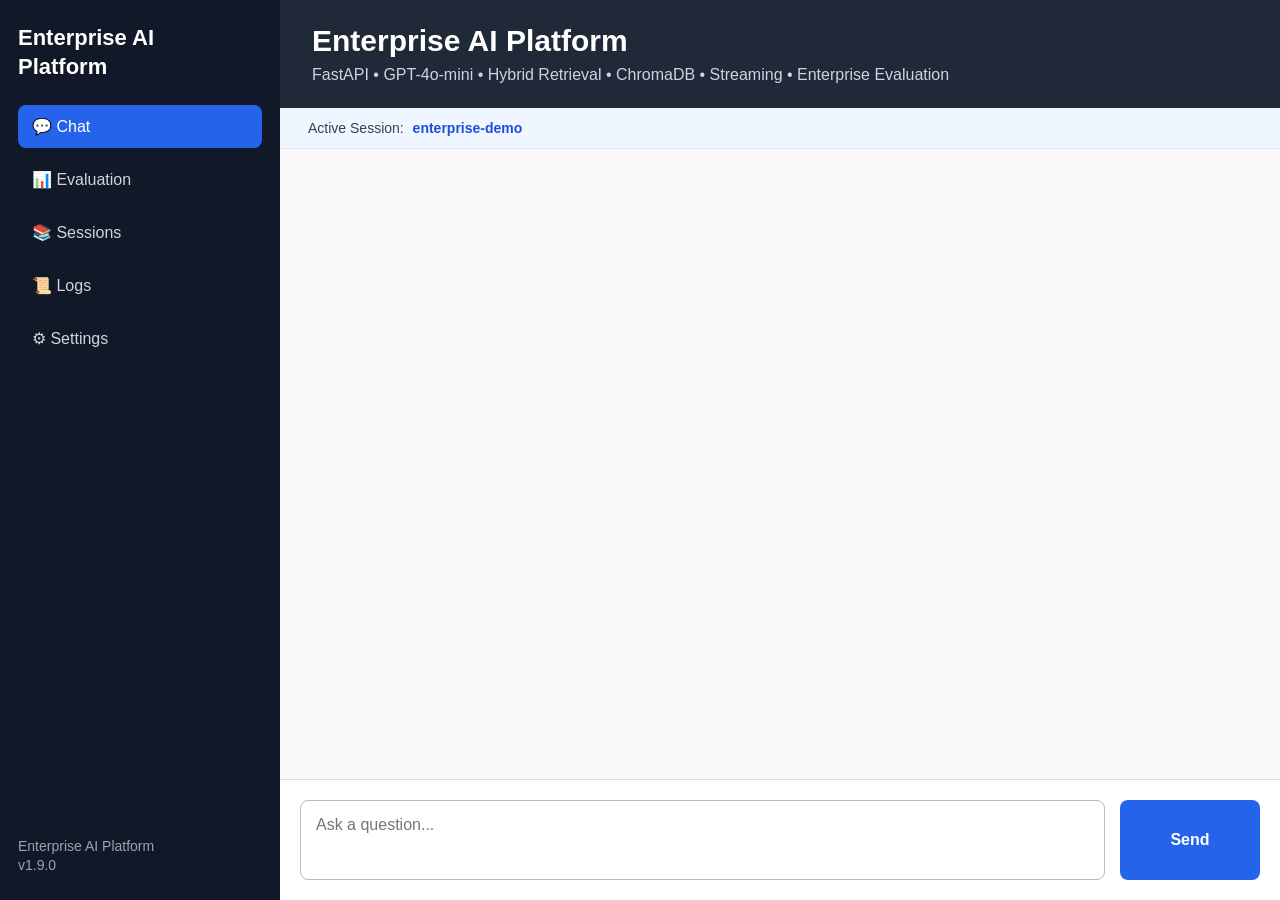
<file: frontend/index.html>
<!DOCTYPE html>
<html lang="en">

<head>
    <meta charset="UTF-8">

    <meta name="viewport"
          content="width=device-width, initial-scale=1.0">

    <title>Enterprise AI Platform</title>

<link rel="stylesheet" href="style.css">
<link rel="stylesheet" href="css/settings.css">

</head>

<body>

    <div class="app-shell">

        <aside class="sidebar">

            <h2>
                Enterprise AI<br>
                Platform
            </h2>

            <nav>
                <button class="nav-item active" data-view="chat">💬 Chat</button>
                <button class="nav-item" data-view="evaluation">📊 Evaluation</button>
                <button class="nav-item" data-view="sessions">📚 Sessions</button>
                <button class="nav-item" data-view="logs">📜 Logs</button>
                <button class="nav-item" data-view="settings">⚙ Settings</button>
            </nav>

            <div class="sidebar-version">
    Enterprise AI Platform<br>
    v1.9.0
</div>

        </aside>

        <div class="main-panel">

            <header>
                <h1>Enterprise AI Platform</h1>

                <p>
                    FastAPI • GPT-4o-mini • Hybrid Retrieval • ChromaDB • Streaming • Enterprise Evaluation
                </p>
            </header>

            <main id="workspace">

                <section id="chat-section">

                    <div id="chat-window"></div>

                    <div class="input-area">

                        <textarea
                            id="question"
                            placeholder="Ask a question..."
                        ></textarea>

                        <button id="send-button">
                            Send
                        </button>

                    </div>

                </section>

            </main>

        </div>

    </div>

    <script type="module" src="js/app.js"></script>

</body>

</html>
</file>
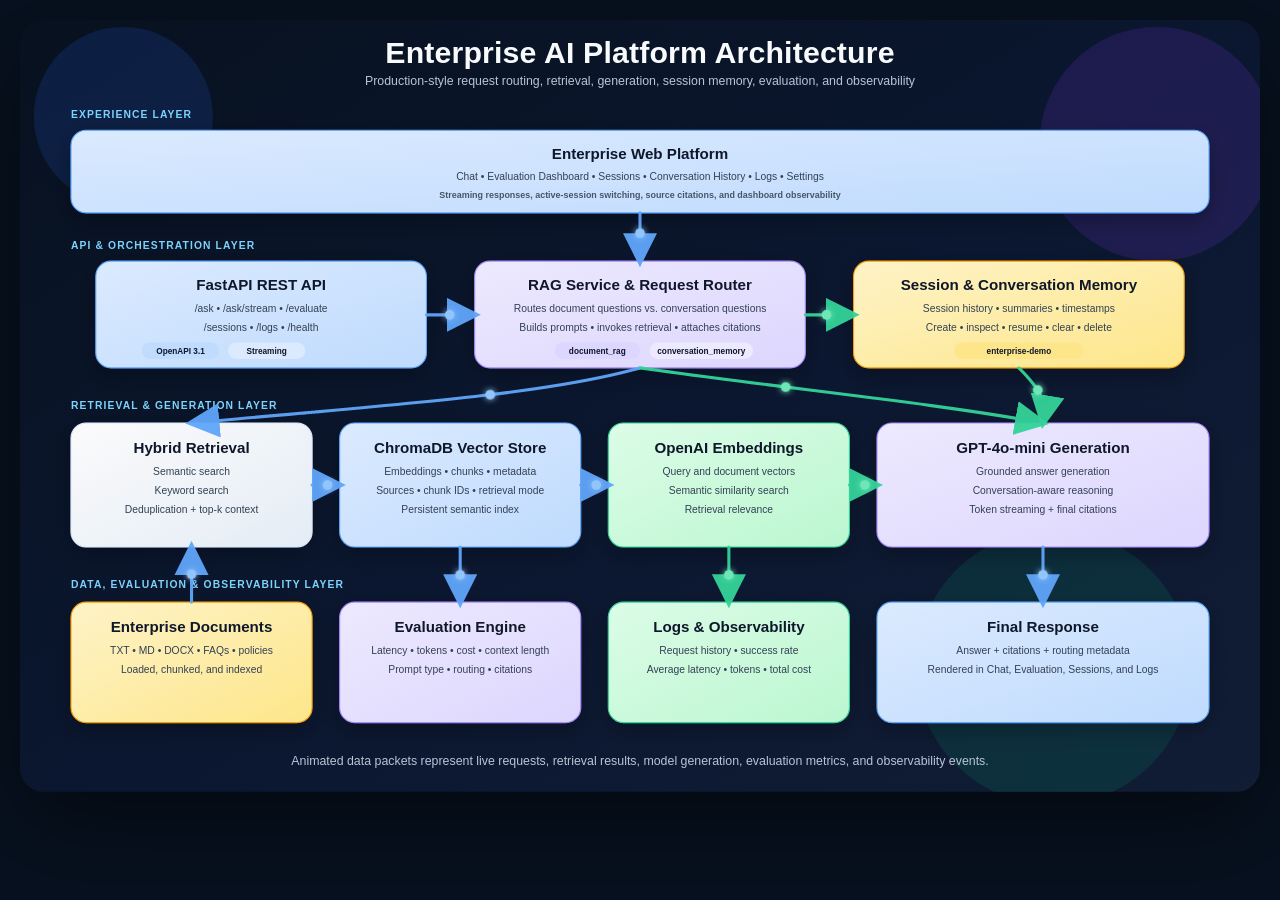
<file: assets/diagrams/enterprise-rag-architecture.html>
<!doctype html>
<html lang="en">
<head>
<meta charset="utf-8">
<meta name="viewport" content="width=device-width,initial-scale=1">
<title>Enterprise AI RAG Architecture</title>
<style>
  html,body{margin:0;background:#07111f;min-height:100%;}
  .stage{display:grid;place-items:center;padding:20px;}
  svg{width:min(100%,1800px);height:auto;border-radius:24px;box-shadow:0 30px 90px rgba(0,0,0,.45);}
</style>
</head>
<body>
<div class="stage">
<svg xmlns="http://www.w3.org/2000/svg" width="1800" height="1120" viewBox="0 0 1800 1120">
  <defs>
    <linearGradient id="bg" x1="0" y1="0" x2="1" y2="1">
      <stop offset="0%" stop-color="#07111f"/>
      <stop offset="52%" stop-color="#0b1730"/>
      <stop offset="100%" stop-color="#111d35"/>
    </linearGradient>

    <linearGradient id="panel" x1="0" y1="0" x2="1" y2="1">
      <stop offset="0%" stop-color="#ffffff" stop-opacity="0.98"/>
      <stop offset="100%" stop-color="#eef6ff" stop-opacity="0.95"/>
    </linearGradient>

    <linearGradient id="api" x1="0" y1="0" x2="1" y2="1">
      <stop offset="0%" stop-color="#dbeafe"/>
      <stop offset="100%" stop-color="#bfdbfe"/>
    </linearGradient>

    <linearGradient id="rag" x1="0" y1="0" x2="1" y2="1">
      <stop offset="0%" stop-color="#ede9fe"/>
      <stop offset="100%" stop-color="#ddd6fe"/>
    </linearGradient>

    <linearGradient id="memory" x1="0" y1="0" x2="1" y2="1">
      <stop offset="0%" stop-color="#fef3c7"/>
      <stop offset="100%" stop-color="#fde68a"/>
    </linearGradient>

    <linearGradient id="obs" x1="0" y1="0" x2="1" y2="1">
      <stop offset="0%" stop-color="#dcfce7"/>
      <stop offset="100%" stop-color="#bbf7d0"/>
    </linearGradient>

    <filter id="shadow" x="-30%" y="-30%" width="160%" height="160%">
      <feDropShadow dx="0" dy="10" stdDeviation="16" flood-color="#000000" flood-opacity="0.28"/>
    </filter>

    <filter id="glowBlue" x="-50%" y="-50%" width="200%" height="200%">
      <feGaussianBlur stdDeviation="5" result="blur"/>
      <feMerge>
        <feMergeNode in="blur"/>
        <feMergeNode in="SourceGraphic"/>
      </feMerge>
    </filter>

    <filter id="glowGreen" x="-50%" y="-50%" width="200%" height="200%">
      <feGaussianBlur stdDeviation="5" result="blur"/>
      <feMerge>
        <feMergeNode in="blur"/>
        <feMergeNode in="SourceGraphic"/>
      </feMerge>
    </filter>

    <marker id="arrowBlue" markerWidth="11" markerHeight="11" refX="9" refY="5.5" orient="auto">
      <path d="M0,0 L11,5.5 L0,11 z" fill="#60a5fa"/>
    </marker>

    <marker id="arrowGreen" markerWidth="11" markerHeight="11" refX="9" refY="5.5" orient="auto">
      <path d="M0,0 L11,5.5 L0,11 z" fill="#34d399"/>
    </marker>

    <style>
      .title{font:700 44px 'Segoe UI',Arial,sans-serif;fill:#f8fafc;letter-spacing:.2px}
      .subtitle{font:400 18px 'Segoe UI',Arial,sans-serif;fill:#b8c4d6}
      .layer-label{font:700 15px 'Segoe UI',Arial,sans-serif;fill:#7dd3fc;letter-spacing:1.6px}
      .card-title{font:700 22px 'Segoe UI',Arial,sans-serif;fill:#0f172a}
      .card-text{font:400 15px 'Segoe UI',Arial,sans-serif;fill:#334155}
      .small{font:600 13px 'Segoe UI',Arial,sans-serif;fill:#475569}
      .chip{font:700 12px 'Segoe UI',Arial,sans-serif;fill:#0f172a}
      .card{fill:url(#panel);stroke:#dbeafe;stroke-width:1.6;rx:22;filter:url(#shadow)}
      .card-api{fill:url(#api);stroke:#60a5fa}
      .card-rag{fill:url(#rag);stroke:#a78bfa}
      .card-memory{fill:url(#memory);stroke:#f59e0b}
      .card-obs{fill:url(#obs);stroke:#34d399}
      .flow-blue{fill:none;stroke:#60a5fa;stroke-width:4.5;stroke-linecap:round;marker-end:url(#arrowBlue);opacity:.95}
      .flow-green{fill:none;stroke:#34d399;stroke-width:4.5;stroke-linecap:round;marker-end:url(#arrowGreen);opacity:.95}
      .lane{fill:none;stroke:#334155;stroke-opacity:.35;stroke-width:1.5;stroke-dasharray:4 8}
      .packet-blue{fill:#93c5fd;filter:url(#glowBlue)}
      .packet-green{fill:#6ee7b7;filter:url(#glowGreen)}
      .pulse{animation:pulse 2.4s ease-in-out infinite}
      .shine{animation:shine 3.4s ease-in-out infinite}
      @keyframes pulse{0%,100%{opacity:1}50%{opacity:.78}}
      @keyframes shine{0%,100%{opacity:.7}50%{opacity:1}}
    </style>
  </defs>

  <rect width="1800" height="1120" fill="url(#bg)"/>

  <g opacity=".16">
    <circle cx="150" cy="140" r="130" fill="#2563eb"/>
    <circle cx="1650" cy="180" r="170" fill="#7c3aed"/>
    <circle cx="1500" cy="940" r="200" fill="#059669"/>
  </g>

  <text x="900" y="62" text-anchor="middle" class="title">Enterprise AI Platform Architecture</text>
  <text x="900" y="95" text-anchor="middle" class="subtitle">Production-style request routing, retrieval, generation, session memory, evaluation, and observability</text>

  <text x="74" y="142" class="layer-label">EXPERIENCE LAYER</text>
  <rect x="74" y="160" width="1652" height="120" class="card card-api"/>
  <text x="900" y="202" text-anchor="middle" class="card-title">Enterprise Web Platform</text>
  <text x="900" y="232" text-anchor="middle" class="card-text">Chat • Evaluation Dashboard • Sessions • Conversation History • Logs • Settings</text>
  <text x="900" y="258" text-anchor="middle" class="small">Streaming responses, active-session switching, source citations, and dashboard observability</text>

  <text x="74" y="332" class="layer-label">API &amp; ORCHESTRATION LAYER</text>
  <rect x="110" y="350" width="480" height="155" class="card card-api"/>
  <text x="350" y="392" text-anchor="middle" class="card-title">FastAPI REST API</text>
  <text x="350" y="424" text-anchor="middle" class="card-text">/ask • /ask/stream • /evaluate</text>
  <text x="350" y="451" text-anchor="middle" class="card-text">/sessions • /logs • /health</text>
  <rect x="177" y="468" width="112" height="24" rx="12" fill="#bfdbfe"/>
  <text x="233" y="485" text-anchor="middle" class="chip">OpenAPI 3.1</text>
  <rect x="302" y="468" width="112" height="24" rx="12" fill="#dbeafe"/>
  <text x="358" y="485" text-anchor="middle" class="chip">Streaming</text>

  <rect x="660" y="350" width="480" height="155" class="card card-rag pulse"/>
  <text x="900" y="392" text-anchor="middle" class="card-title">RAG Service &amp; Request Router</text>
  <text x="900" y="424" text-anchor="middle" class="card-text">Routes document questions vs. conversation questions</text>
  <text x="900" y="451" text-anchor="middle" class="card-text">Builds prompts • invokes retrieval • attaches citations</text>
  <rect x="776" y="468" width="124" height="24" rx="12" fill="#ddd6fe"/>
  <text x="838" y="485" text-anchor="middle" class="chip">document_rag</text>
  <rect x="914" y="468" width="150" height="24" rx="12" fill="#ede9fe"/>
  <text x="989" y="485" text-anchor="middle" class="chip">conversation_memory</text>

  <rect x="1210" y="350" width="480" height="155" class="card card-memory"/>
  <text x="1450" y="392" text-anchor="middle" class="card-title">Session &amp; Conversation Memory</text>
  <text x="1450" y="424" text-anchor="middle" class="card-text">Session history • summaries • timestamps</text>
  <text x="1450" y="451" text-anchor="middle" class="card-text">Create • inspect • resume • clear • delete</text>
  <rect x="1356" y="468" width="188" height="24" rx="12" fill="#fde68a"/>
  <text x="1450" y="485" text-anchor="middle" class="chip">enterprise-demo</text>

  <text x="74" y="565" class="layer-label">RETRIEVAL &amp; GENERATION LAYER</text>
  <rect x="74" y="585" width="350" height="180" class="card"/>
  <text x="249" y="628" text-anchor="middle" class="card-title">Hybrid Retrieval</text>
  <text x="249" y="660" text-anchor="middle" class="card-text">Semantic search</text>
  <text x="249" y="688" text-anchor="middle" class="card-text">Keyword search</text>
  <text x="249" y="716" text-anchor="middle" class="card-text">Deduplication + top-k context</text>

  <rect x="464" y="585" width="350" height="180" class="card card-api"/>
  <text x="639" y="628" text-anchor="middle" class="card-title">ChromaDB Vector Store</text>
  <text x="639" y="660" text-anchor="middle" class="card-text">Embeddings • chunks • metadata</text>
  <text x="639" y="688" text-anchor="middle" class="card-text">Sources • chunk IDs • retrieval mode</text>
  <text x="639" y="716" text-anchor="middle" class="card-text">Persistent semantic index</text>

  <rect x="854" y="585" width="350" height="180" class="card card-obs"/>
  <text x="1029" y="628" text-anchor="middle" class="card-title">OpenAI Embeddings</text>
  <text x="1029" y="660" text-anchor="middle" class="card-text">Query and document vectors</text>
  <text x="1029" y="688" text-anchor="middle" class="card-text">Semantic similarity search</text>
  <text x="1029" y="716" text-anchor="middle" class="card-text">Retrieval relevance</text>

  <rect x="1244" y="585" width="482" height="180" class="card card-rag pulse"/>
  <text x="1485" y="628" text-anchor="middle" class="card-title">GPT-4o-mini Generation</text>
  <text x="1485" y="660" text-anchor="middle" class="card-text">Grounded answer generation</text>
  <text x="1485" y="688" text-anchor="middle" class="card-text">Conversation-aware reasoning</text>
  <text x="1485" y="716" text-anchor="middle" class="card-text">Token streaming + final citations</text>

  <text x="74" y="825" class="layer-label">DATA, EVALUATION &amp; OBSERVABILITY LAYER</text>
  <rect x="74" y="845" width="350" height="175" class="card card-memory"/>
  <text x="249" y="888" text-anchor="middle" class="card-title">Enterprise Documents</text>
  <text x="249" y="920" text-anchor="middle" class="card-text">TXT • MD • DOCX • FAQs • policies</text>
  <text x="249" y="948" text-anchor="middle" class="card-text">Loaded, chunked, and indexed</text>

  <rect x="464" y="845" width="350" height="175" class="card card-rag"/>
  <text x="639" y="888" text-anchor="middle" class="card-title">Evaluation Engine</text>
  <text x="639" y="920" text-anchor="middle" class="card-text">Latency • tokens • cost • context length</text>
  <text x="639" y="948" text-anchor="middle" class="card-text">Prompt type • routing • citations</text>

  <rect x="854" y="845" width="350" height="175" class="card card-obs"/>
  <text x="1029" y="888" text-anchor="middle" class="card-title">Logs &amp; Observability</text>
  <text x="1029" y="920" text-anchor="middle" class="card-text">Request history • success rate</text>
  <text x="1029" y="948" text-anchor="middle" class="card-text">Average latency • tokens • total cost</text>

  <rect x="1244" y="845" width="482" height="175" class="card card-api"/>
  <text x="1485" y="888" text-anchor="middle" class="card-title">Final Response</text>
  <text x="1485" y="920" text-anchor="middle" class="card-text">Answer + citations + routing metadata</text>
  <text x="1485" y="948" text-anchor="middle" class="card-text">Rendered in Chat, Evaluation, Sessions, and Logs</text>

  <path id="p1" d="M900 280 L900 350" class="flow-blue"/>
  <path id="p2" d="M590 428 L660 428" class="flow-blue"/>
  <path id="p3" d="M1140 428 L1210 428" class="flow-green"/>
  <path id="p4" d="M900 505 C760 545, 520 560, 249 585" class="flow-blue"/>
  <path id="p5" d="M900 505 C1110 535, 1320 555, 1485 585" class="flow-green"/>
  <path id="p6" d="M1450 505 C1485 540, 1490 555, 1485 585" class="flow-green"/>
  <path id="p7" d="M424 675 L464 675" class="flow-blue"/>
  <path id="p8" d="M814 675 L854 675" class="flow-blue"/>
  <path id="p9" d="M1204 675 L1244 675" class="flow-green"/>
  <path id="p10" d="M249 845 L249 765" class="flow-blue"/>
  <path id="p11" d="M639 765 L639 845" class="flow-blue"/>
  <path id="p12" d="M1029 765 L1029 845" class="flow-green"/>
  <path id="p13" d="M1485 765 L1485 845" class="flow-blue"/>

  <g class="shine">
    <circle r="7" class="packet-blue"><animateMotion dur="2.4s" repeatCount="indefinite" rotate="auto"><mpath href="#p1"/></animateMotion></circle>
    <circle r="7" class="packet-blue"><animateMotion dur="2.1s" repeatCount="indefinite" rotate="auto"><mpath href="#p2"/></animateMotion></circle>
    <circle r="7" class="packet-green"><animateMotion dur="2.3s" repeatCount="indefinite" rotate="auto"><mpath href="#p3"/></animateMotion></circle>
    <circle r="7" class="packet-blue"><animateMotion dur="3.0s" repeatCount="indefinite" rotate="auto"><mpath href="#p4"/></animateMotion></circle>
    <circle r="7" class="packet-green"><animateMotion dur="2.8s" repeatCount="indefinite" rotate="auto"><mpath href="#p5"/></animateMotion></circle>
    <circle r="7" class="packet-green"><animateMotion dur="2.2s" repeatCount="indefinite" rotate="auto"><mpath href="#p6"/></animateMotion></circle>
    <circle r="7" class="packet-blue"><animateMotion dur="1.8s" repeatCount="indefinite" rotate="auto"><mpath href="#p7"/></animateMotion></circle>
    <circle r="7" class="packet-blue"><animateMotion dur="1.8s" repeatCount="indefinite" rotate="auto"><mpath href="#p8"/></animateMotion></circle>
    <circle r="7" class="packet-green"><animateMotion dur="1.8s" repeatCount="indefinite" rotate="auto"><mpath href="#p9"/></animateMotion></circle>
    <circle r="7" class="packet-blue"><animateMotion dur="2.0s" repeatCount="indefinite" rotate="auto"><mpath href="#p10"/></animateMotion></circle>
    <circle r="7" class="packet-blue"><animateMotion dur="2.0s" repeatCount="indefinite" rotate="auto"><mpath href="#p11"/></animateMotion></circle>
    <circle r="7" class="packet-green"><animateMotion dur="2.0s" repeatCount="indefinite" rotate="auto"><mpath href="#p12"/></animateMotion></circle>
    <circle r="7" class="packet-blue"><animateMotion dur="2.0s" repeatCount="indefinite" rotate="auto"><mpath href="#p13"/></animateMotion></circle>
  </g>

  <text x="900" y="1082" text-anchor="middle" class="subtitle">Animated data packets represent live requests, retrieval results, model generation, evaluation metrics, and observability events.</text>
</svg>
</div>
</body>
</html>
</file>
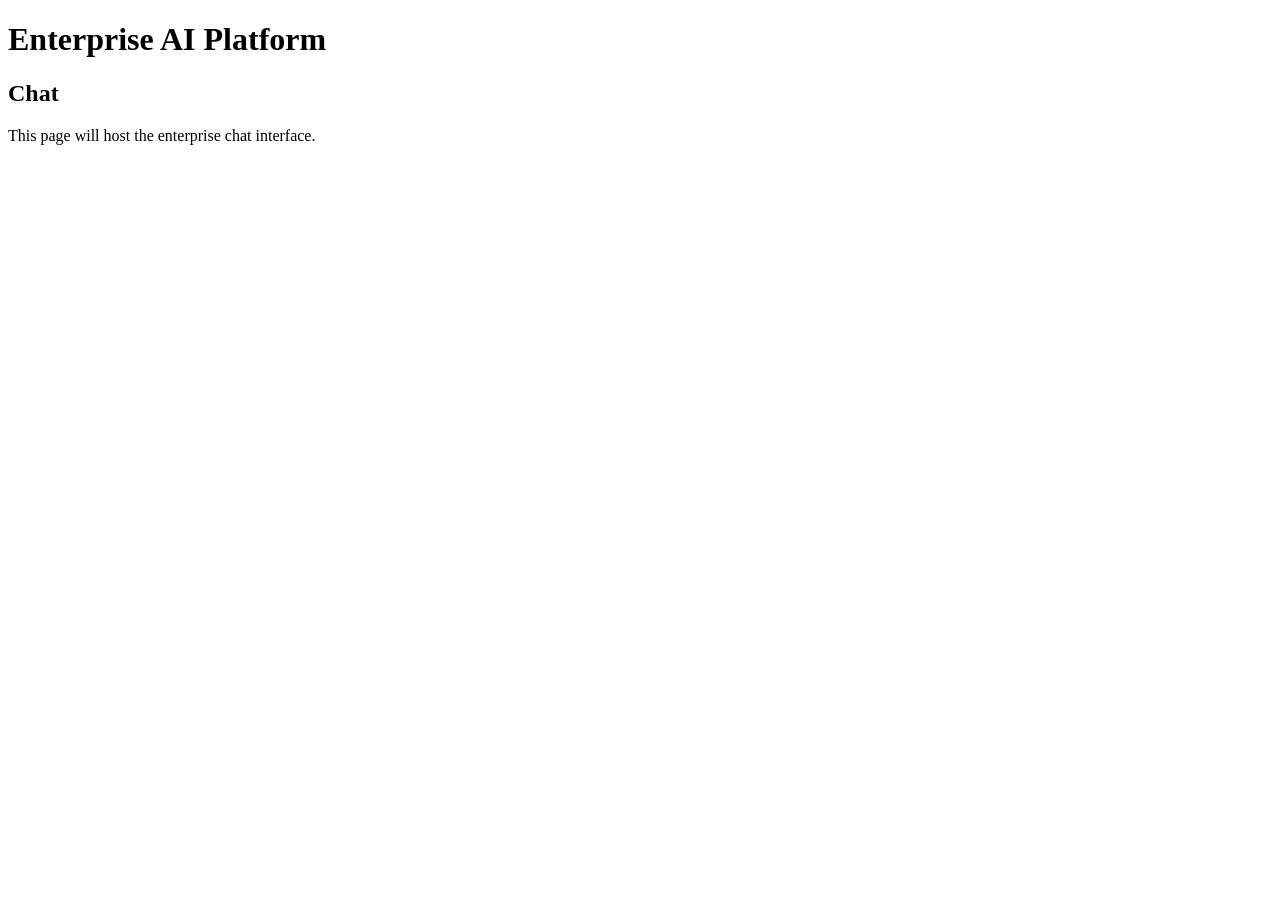
<file: frontend/pages/chat.html>
<!DOCTYPE html>
<html lang="en">

<head>

    <meta charset="UTF-8">

    <meta name="viewport"
          content="width=device-width, initial-scale=1.0">

    <title>Chat</title>

</head>

<body>

    <h1>Enterprise AI Platform</h1>

    <h2>Chat</h2>

    <p>
        This page will host the enterprise chat interface.
    </p>

</body>

</html>
</file>
<file: frontend/style.css>
* {
    margin: 0;
    padding: 0;
    box-sizing: border-box;
}

body {
    font-family: Arial, Helvetica, sans-serif;
    background: #f4f6f9;
    color: #222;
    height: 100vh;
}

button,
textarea {
    font-family: inherit;
}

button:disabled {
    cursor: not-allowed;
    opacity: 0.65;
}

.app-shell {
    display: flex;
    width: 100%;
    height: 100vh;
}

.sidebar {
    width: 280px;
    padding: 24px 18px;
    display: flex;
    flex-direction: column;
    background: #111827;
    color: white;
}

.sidebar h2 {
    margin-bottom: 24px;
    font-size: 22px;
    line-height: 1.3;
}

.sidebar nav {
    display: flex;
    flex-direction: column;
    gap: 10px;
}

.nav-item {
    width: 100%;
    padding: 12px 14px;
    border: none;
    border-radius: 8px;
    background: transparent;
    color: #d1d5db;
    font-size: 16px;
    text-align: left;
    cursor: pointer;
}

.nav-item:hover,
.nav-item.active {
    background: #2563eb;
    color: white;
}

.sidebar-version {
    margin-top: auto;
    color: #9ca3af;
    font-size: 14px;
    line-height: 1.4;
}

.main-panel {
    flex: 1;
    min-width: 0;
    display: flex;
    flex-direction: column;
}

header {
    padding: 24px 32px;
    background: #1f2937;
    color: white;
}

header h1 {
    margin-bottom: 8px;
    font-size: 30px;
}

header p {
    color: #cbd5e1;
}

main {
    flex: 1;
    min-height: 0;
    display: flex;
    flex-direction: column;
}

/* Chat */

#chat-section {
    flex: 1;
    min-height: 0;
    display: flex;
    flex-direction: column;
}

.chat-session-bar {
    padding: 12px 28px;
    border-bottom: 1px solid #e5e7eb;
    background: #eff6ff;
    color: #374151;
    font-size: 14px;
}

.chat-session-bar strong {
    margin-left: 5px;
    color: #1d4ed8;
}

#chat-window {
    flex: 1;
    min-height: 0;
    padding: 28px;
    overflow-y: auto;
    background: #fafafa;
}

.message {
    max-width: 75%;
    margin-bottom: 20px;
    padding: 15px;
    border-radius: 10px;
    line-height: 1.6;
    white-space: pre-wrap;
    overflow-wrap: anywhere;
}

.user {
    margin-left: auto;
    background: #2563eb;
    color: white;
}

.assistant {
    border: 1px solid #ddd;
    background: white;
}

.input-area,
.evaluation-input {
    display: flex;
    gap: 15px;
    padding: 20px;
    border-top: 1px solid #ddd;
    background: white;
}

textarea {
    flex: 1;
    height: 80px;
    padding: 15px;
    resize: none;
    border: 1px solid #bbb;
    border-radius: 8px;
    font-size: 16px;
}

textarea:focus {
    border-color: #2563eb;
    outline: 3px solid rgba(37, 99, 235, 0.12);
}

/* Shared buttons */

#send-button,
#evaluation-button,
#refresh-logs-button,
.primary-action-button,
.secondary-action-button,
.danger-action-button {
    border: none;
    border-radius: 8px;
    font-size: 15px;
    font-weight: 600;
    cursor: pointer;
    transition:
        background 0.2s ease,
        border-color 0.2s ease,
        transform 0.2s ease;
}

#send-button,
#evaluation-button {
    width: 140px;
    background: #2563eb;
    color: white;
    font-size: 16px;
}

#send-button:hover,
#evaluation-button:hover {
    background: #1d4ed8;
}

.primary-action-button,
#refresh-logs-button {
    padding: 12px 18px;
    background: #2563eb;
    color: white;
    white-space: nowrap;
}

.primary-action-button:hover,
#refresh-logs-button:hover {
    background: #1d4ed8;
}

.secondary-action-button {
    padding: 11px 18px;
    border: 1px solid #cbd5e1;
    background: white;
    color: #1f2937;
    white-space: nowrap;
}

.secondary-action-button:hover {
    border-color: #94a3b8;
    background: #f8fafc;
}

.danger-action-button {
    padding: 11px 18px;
    background: #dc2626;
    color: white;
    white-space: nowrap;
}

.danger-action-button:hover {
    background: #b91c1c;
}

/* Shared dashboard layout */

.evaluation-view,
.placeholder-view {
    flex: 1;
    min-height: 0;
    padding: 32px;
    overflow-y: auto;
    background: #f8fafc;
}

.evaluation-view h2,
.placeholder-view h2 {
    margin-bottom: 10px;
    font-size: 28px;
}

.evaluation-view p,
.placeholder-view p {
    margin-bottom: 20px;
    color: #4b5563;
    line-height: 1.6;
}

.dashboard-header {
    display: flex;
    justify-content: space-between;
    align-items: flex-start;
    gap: 24px;
    margin-bottom: 20px;
}

.dashboard-header > div:first-child {
    min-width: 0;
}

.dashboard-header p {
    margin-bottom: 0;
}

.session-header-actions {
    display: flex;
    gap: 10px;
    flex-shrink: 0;
}

.evaluation-session-label {
    display: inline-block;
    margin-bottom: 18px;
    padding: 9px 14px;
    border: 1px solid #bfdbfe;
    border-radius: 8px;
    background: #eff6ff;
    color: #374151;
    font-size: 14px;
}

.evaluation-session-label strong {
    margin-left: 5px;
    color: #1d4ed8;
}

.evaluation-answer {
    margin: 20px 0;
    padding: 22px;
    border: 1px solid #e5e7eb;
    border-radius: 12px;
    background: white;
    line-height: 1.7;
}

.evaluation-answer h3 {
    margin-bottom: 10px;
}
.evaluation-citations {
    margin-top: 24px;
    padding-top: 18px;
    border-top: 1px solid #e5e7eb;
}

.evaluation-citations h3 {
    margin: 0 0 12px;
    font-size: 18px;
    font-weight: 600;
}

.evaluation-citations ul {
    margin: 0;
    padding-left: 22px;
}

.evaluation-citations li {
    margin-bottom: 8px;
    line-height: 1.5;
}
.metrics-grid {
    display: grid;
    grid-template-columns: repeat(4, minmax(160px, 1fr));
    gap: 16px;
}

.logs-summary-grid,
.sessions-summary-grid {
    margin-bottom: 24px;
}

.metric-card,
.placeholder-card {
    padding: 20px;
    border: 1px solid #e5e7eb;
    border-radius: 12px;
    background: white;
    box-shadow: 0 6px 18px rgba(0, 0, 0, 0.05);
}

.placeholder-card h3 {
    margin-bottom: 8px;
}

.placeholder-card p {
    margin-bottom: 0;
}

.error-card {
    border-color: #fecaca;
    background: #fef2f2;
    color: #991b1b;
}

.metric-card span {
    display: block;
    margin-bottom: 8px;
    color: #6b7280;
    font-size: 14px;
}

.metric-card strong {
    display: block;
    max-width: 100%;
    color: #111827;
    font-size: 24px;
    overflow-wrap: anywhere;
}

/* Logs and sessions tables */

.logs-table {
    width: 100%;
    border-collapse: collapse;
    border: 1px solid #e5e7eb;
    border-radius: 12px;
    background: white;
    overflow: hidden;
    box-shadow: 0 6px 18px rgba(0, 0, 0, 0.05);
}

.logs-table th {
    padding: 16px 14px;
    background: #111827;
    color: white;
    font-size: 14px;
    text-align: left;
    white-space: nowrap;
}

.logs-table td {
    padding: 14px;
    border-bottom: 1px solid #e5e7eb;
    font-size: 14px;
    vertical-align: middle;
}

.logs-table tbody tr:nth-child(even) {
    background: #fafafa;
}

.logs-table tbody tr:hover {
    background: #f1f5f9;
}

.logs-table tr:last-child td {
    border-bottom: none;
}

.question-cell {
    width: 35%;
    line-height: 1.5;
    overflow-wrap: anywhere;
}

.status-badge {
    display: inline-block;
    padding: 5px 12px;
    border-radius: 999px;
    font-size: 13px;
    font-weight: bold;
}

.status-success {
    background: #22c55e;
    color: white;
}

.sessions-table-wrapper {
    width: 100%;
    overflow-x: auto;
    border-radius: 12px;
}

.sessions-table {
    min-width: 980px;
}

.sessions-table th:last-child,
.sessions-table td:last-child {
    min-width: 365px;
}

.active-session-row {
    background: #eff6ff !important;
}

.active-session-row:hover {
    background: #dbeafe !important;
}

.session-id-cell {
    display: flex;
    align-items: center;
    gap: 8px;
    min-width: 150px;
}

.session-id-cell strong {
    overflow-wrap: anywhere;
}

.active-session-badge {
    display: inline-block;
    padding: 4px 9px;
    border-radius: 999px;
    background: #dbeafe;
    color: #1d4ed8;
    font-size: 12px;
    font-weight: 700;
}

.session-row-actions {
    display: flex;
    flex-wrap: wrap;
    gap: 7px;
}

.session-action-button {
    padding: 7px 10px;
    border: 1px solid #cbd5e1;
    border-radius: 6px;
    background: white;
    color: #1f2937;
    font-size: 13px;
    font-weight: 600;
    cursor: pointer;
    transition:
        background 0.2s ease,
        border-color 0.2s ease,
        color 0.2s ease;
}

.session-action-button:hover {
    border-color: #2563eb;
    background: #eff6ff;
    color: #1d4ed8;
}

.use-session-button {
    border-color: #93c5fd;
    background: #eff6ff;
    color: #1d4ed8;
}

.clear-session-button {
    border-color: #fcd34d;
    background: #fffbeb;
    color: #92400e;
}

.clear-session-button:hover {
    border-color: #f59e0b;
    background: #fef3c7;
    color: #78350f;
}

.danger-session-button {
    border-color: #fca5a5;
    background: #fef2f2;
    color: #b91c1c;
}

.danger-session-button:hover {
    border-color: #dc2626;
    background: #fee2e2;
    color: #991b1b;
}

/* Session detail view */

.session-detail-header {
    display: grid;
    grid-template-columns: repeat(4, minmax(160px, 1fr));
    gap: 16px;
    margin-bottom: 18px;
}

.session-detail-header > div {
    padding: 18px;
    border: 1px solid #e5e7eb;
    border-radius: 10px;
    background: white;
}

.session-detail-header span {
    display: block;
    margin-bottom: 7px;
    color: #6b7280;
    font-size: 13px;
}

.session-detail-header strong {
    display: block;
    color: #111827;
    font-size: 16px;
    line-height: 1.4;
    overflow-wrap: anywhere;
}

.session-detail-actions {
    display: flex;
    flex-wrap: wrap;
    gap: 10px;
    margin-bottom: 22px;
}

.conversation-history {
    display: flex;
    flex-direction: column;
    gap: 16px;
}

.session-message {
    width: min(78%, 900px);
    padding: 18px;
    border-radius: 12px;
    box-shadow: 0 4px 12px rgba(0, 0, 0, 0.04);
}

.session-user-message {
    align-self: flex-end;
    background: #2563eb;
    color: white;
}

.session-assistant-message {
    align-self: flex-start;
    border: 1px solid #e5e7eb;
    background: white;
    color: #1f2937;
}

.session-message-header {
    display: flex;
    justify-content: space-between;
    gap: 15px;
    margin-bottom: 10px;
    font-size: 13px;
    font-weight: 700;
}

.session-user-message .session-message-header {
    color: #dbeafe;
}

.session-assistant-message .session-message-header {
    color: #6b7280;
}

.session-message p {
    margin: 0;
    color: inherit;
    line-height: 1.65;
    white-space: pre-wrap;
    overflow-wrap: anywhere;
}

/* Responsive layout */

@media (max-width: 1200px) {
    .metrics-grid,
    .session-detail-header {
        grid-template-columns: repeat(2, minmax(160px, 1fr));
    }
}

@media (max-width: 900px) {
    body {
        height: auto;
        min-height: 100vh;
    }

    .app-shell {
        min-height: 100vh;
        height: auto;
        flex-direction: column;
    }

    .sidebar {
        width: 100%;
    }

    .sidebar-version {
        margin-top: 22px;
    }

    .main-panel {
        min-height: 700px;
    }

    .dashboard-header {
        flex-direction: column;
        align-items: stretch;
    }

    .session-header-actions {
        width: 100%;
    }

    .session-header-actions button {
        flex: 1;
    }

    #refresh-logs-button {
        width: 100%;
    }

    .session-message {
        width: 92%;
    }
}

@media (max-width: 640px) {
    header,
    .evaluation-view,
    .placeholder-view {
        padding: 22px 18px;
    }

    header h1 {
        font-size: 24px;
    }

    .evaluation-view h2,
    .placeholder-view h2 {
        font-size: 24px;
    }

    .metrics-grid,
    .session-detail-header {
        grid-template-columns: 1fr;
    }

    .input-area,
    .evaluation-input {
        flex-direction: column;
    }

    #send-button,
    #evaluation-button {
        width: 100%;
        min-height: 48px;
    }

    .session-header-actions,
    .session-detail-actions {
        flex-direction: column;
    }

    .session-header-actions button,
    .session-detail-actions button {
        width: 100%;
    }

    .message,
    .session-message {
        max-width: 100%;
        width: 100%;
    }
}
</file>
<file: frontend/css/settings.css>
.settings-view {
    padding: 28px;
}

.settings-view .page-heading {
    margin-bottom: 24px;
}

.settings-view .page-heading h2 {
    margin: 0 0 8px;
    font-size: 30px;
    color: #0f172a;
}

.settings-view .page-heading p {
    margin: 0;
    color: #64748b;
}

.settings-grid {
    display: grid;
    grid-template-columns: repeat(2, minmax(0, 1fr));
    gap: 20px;
}

.settings-card {
    background: #ffffff;
    border: 1px solid #e5e7eb;
    border-radius: 14px;
    padding: 22px;
    box-shadow: 0 8px 24px rgba(15, 23, 42, 0.06);
}

.settings-card h3 {
    margin: 0 0 16px;
    font-size: 18px;
    color: #0f172a;
}

.setting-row {
    display: flex;
    justify-content: space-between;
    gap: 20px;
    padding: 12px 0;
    border-bottom: 1px solid #eef2f7;
}

.setting-row:last-child {
    border-bottom: none;
}

.setting-row span {
    color: #64748b;
}

.setting-row strong {
    color: #0f172a;
    text-align: right;
}

@media (max-width: 900px) {
    .settings-grid {
        grid-template-columns: 1fr;
    }
}
</file>
